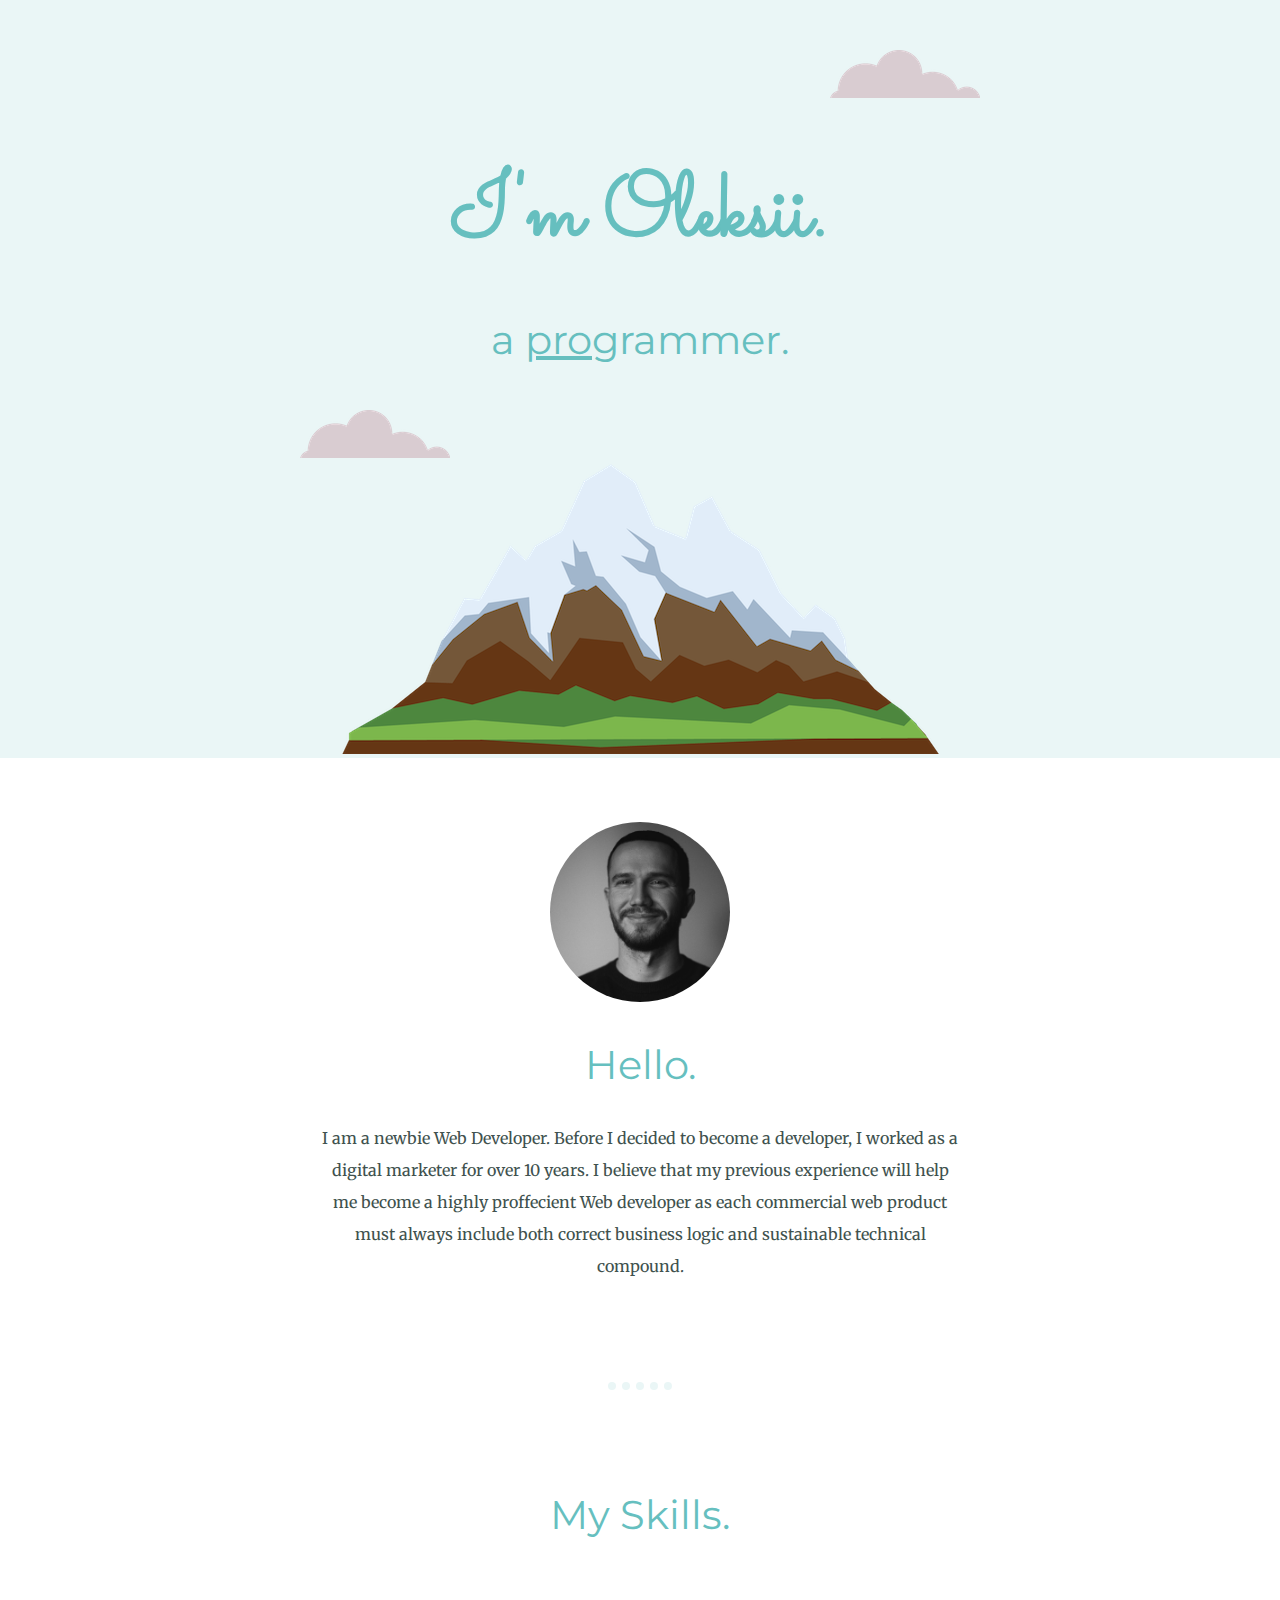
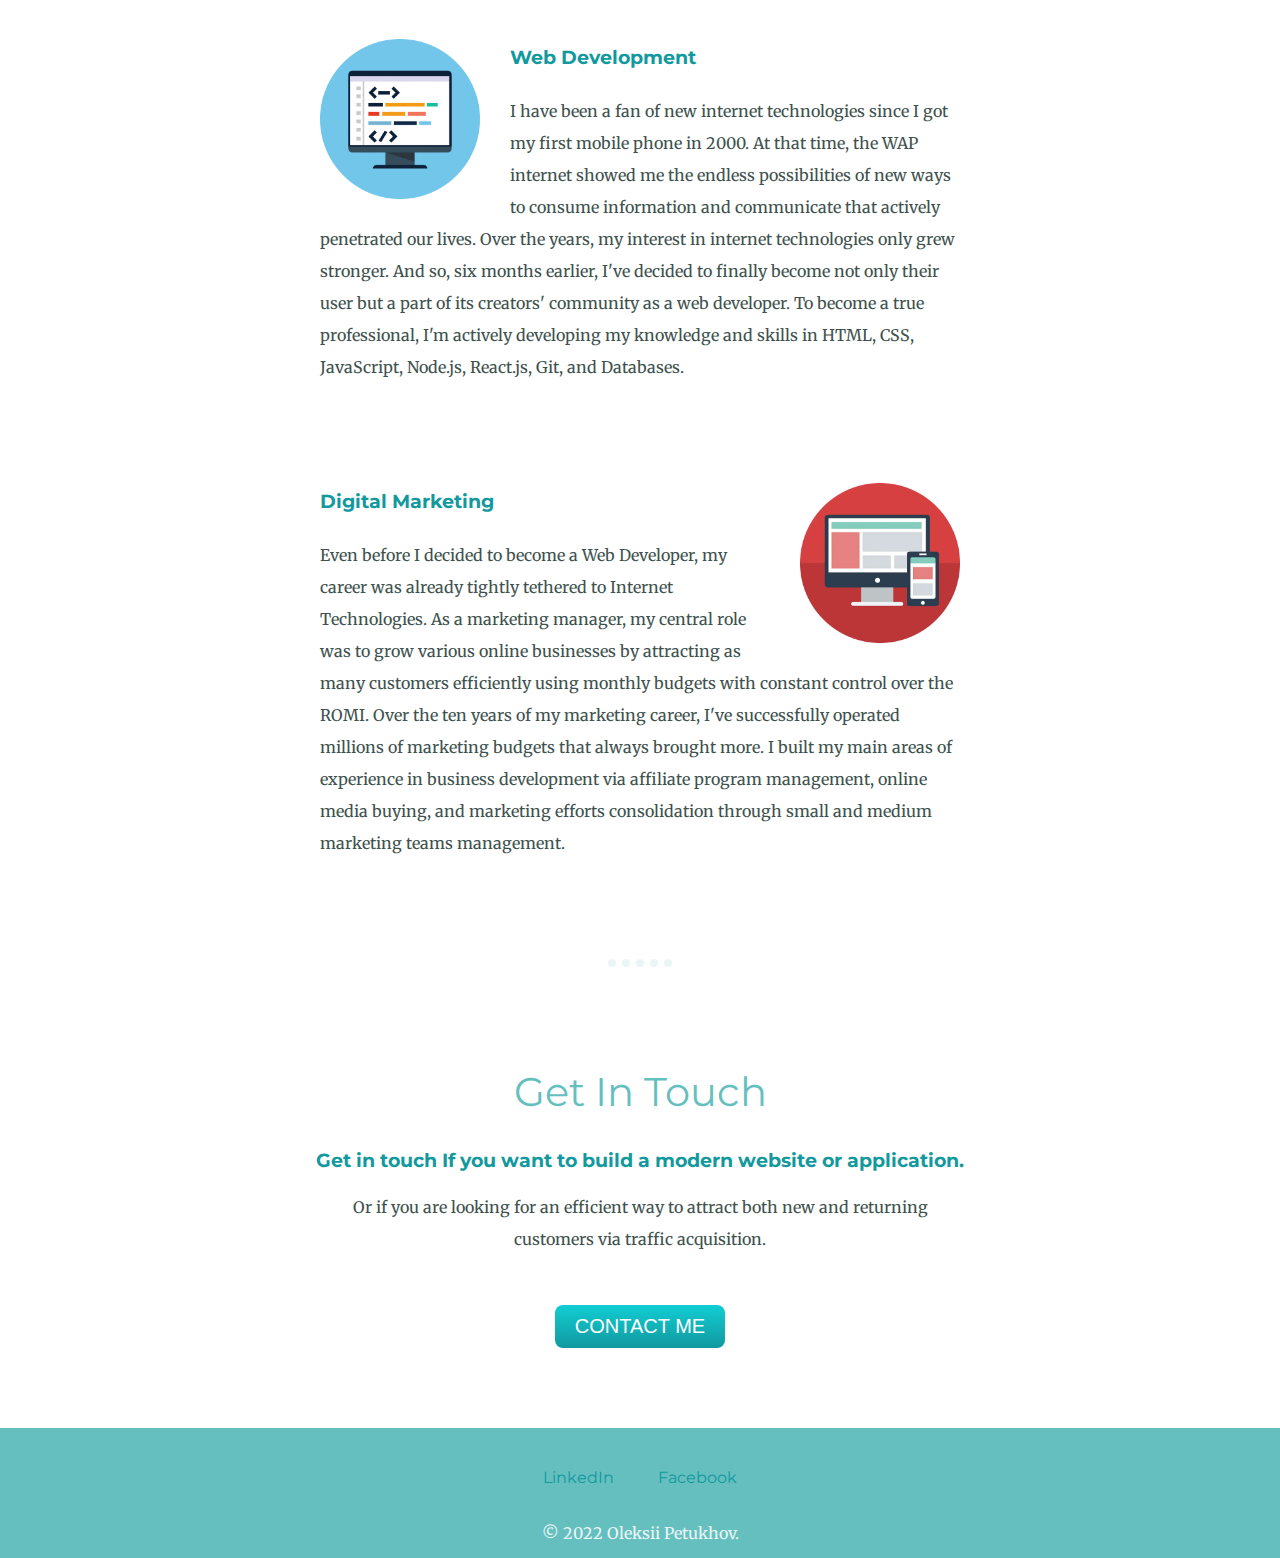
<file: index.html>
<!DOCTYPE html>
<html lang="en">
<head>
    <meta charset="UTF-8">
    <meta http-equiv="X-UA-Compatible" content="IE=edge">
    <meta name="viewport" content="width=device-width, initial-scale=1.0">
    <title>Oleksii Petukhov</title>
    <link rel="stylesheet" type="text/css" href="css/styles.css">
    <link rel="icon" href="favicon.ico">
    <link rel="preconnect" href="https://fonts.googleapis.com"> 
    <link rel="preconnect" href="https://fonts.gstatic.com" crossorigin> 
    <link href="https://fonts.googleapis.com/css2?family=Merriweather&family=Montserrat&family=Sacramento&display=swap" rel="stylesheet">
</head>
<body>
    <div class="topContainer">
        <img id="cloud_1" src="img/cloud.png" alt="cloud-image">
        <h1>I'm Oleksii.</h1>
        <h2>a <span id="pro">pro</span>grammer.</h2>
        <img id="cloud_2" src="img/cloud.png" alt="cloud-image">
        <img id="mountain" src="img/mountain.png" alt="mountain-image">
    </div>
    <div class="middleContainer">
        <div class="profile">
          <img id="avatar" src="img/avatar.png" alt="avatar-emoji">
          <h2>Hello.</h2>
          <p>I am a newbie Web Developer. Before I decided to become a developer, I worked as a digital marketer for over 10 years. I believe that my previous experience will help me become a highly proffecient Web developer as each commercial web product must always include both correct business logic and sustainable technical compound.</p>
        </div>
        <hr>
        <div class="skills">
          <h2>My Skills.</h2>
          <div class="skill-row">
            <img class="development" src="img/web_development.webp" alt="web development icon">
            <h3>Web Development</h3>
            <p>I have been a fan of new internet technologies since I got my first mobile phone in 2000. At that time, the WAP internet showed me the endless possibilities of new ways to consume information and communicate that actively penetrated our lives. Over the years, my interest in internet technologies only grew stronger. And so, six months earlier, I've decided to finally become not only their user but a part of its creators' community as a web developer.
              To become a true professional, I'm actively developing my knowledge and skills in HTML, CSS, JavaScript, Node.js, React.js, Git, and Databases.</p>
          </div>
          <div class="skill-row">
            <img class="marketing" src="img/marketing.webp" alt="digital marketing icon">
            <h3>Digital Marketing</h3>
            <p>Even before I decided to become a Web Developer, my career was already tightly tethered to Internet Technologies. As a marketing manager, my central role was to grow various online businesses by attracting as many customers efficiently using monthly budgets with constant control over the ROMI. Over the ten years of my marketing career, I've successfully operated millions of marketing budgets that always brought more. I built my main areas of experience in business development via affiliate program management, online media buying, and marketing efforts consolidation through small and medium marketing teams management.</p>
          </div>
        </div>
        <hr>
        <div class="contact-me">
          <h2>Get In Touch</h2>
          <h3>Get in touch If you want to build a modern website or application.</h3>
          <p>Or if you are looking for an efficient way to attract both new and returning customers via traffic acquisition.</p>
          <a class="btn" href="mailto:petukhov.lx@gmail.com">CONTACT ME</a>
        </div>
      </div>
      
      
      <div class="bottomContainer">
        <a class="footer-link" href="https://www.linkedin.com/in/a-petukhov/">LinkedIn</a>
        <a class="footer-link" href="https://www.facebook.com/petukhov.lx">Facebook</a>
        <p>© 2022 Oleksii Petukhov.</p>
      </div>
</body>
</html>
</file>
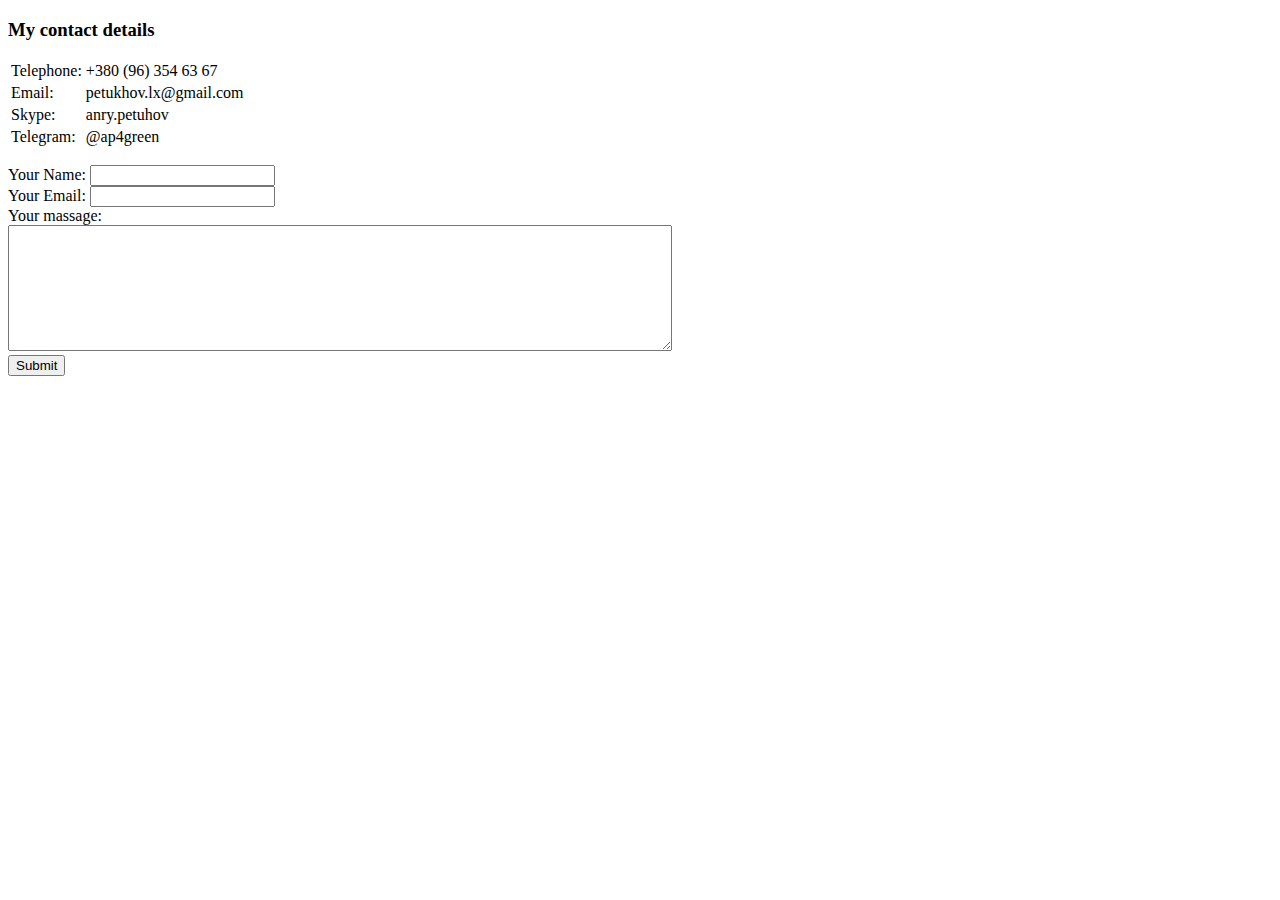
<file: contacts.html>
<!DOCTYPE HTML>
<html>
<head>
<meta charset="utf-8">
<title>Contact Me</title>
</head>

<body>
	<h3>My contact details</h3>
	<p>
		<table>
			<tbody>
				<tr>
					<td>Telephone:</td>
					<td>+380 (96) 354 63 67</td>
				</tr>
				<tr>
					<td>Email:</td>
					<td>petukhov.lx@gmail.com</td>
				</tr>
				<tr>
					<td>Skype:</td>
					<td>anry.petuhov</td>
				</tr>
				<tr>
					<td>Telegram:</td>
					<td>@ap4green</td>
				</tr>
			</tbody>
		</table>
	</p>
	
	<form class="" method="post" action="mailto:petukhov.lx@gmail.com">
		<label for="">Your Name:</label>
		<input type="text" name="userName" value="" /><br />
		<label for="">Your Email:</label>
		<input type="email" name="userEmail" value="" /><br />
		<label for="">Your massage:</label><br />
		<textarea name="userMessage" rows="8" cols="80"></textarea><br />
		<input type="submit" name="" value="Submit" />
	</form>
</body>
</html>
</file>
<file: css/styles.css>
a
{
	color:#11999E;
}

body
{
	margin:auto;
	text-align:center;
	font-family:'Merriweather',serif;
    font-size: 1rem;
}

div.bottomContainer p
{
	color:#EAF6F6;
}

div.contact-me p
{
	margin:auto auto 50px;
	width:50%;
	line-height:2;
}

div.profile p
{
	margin:auto auto 100px;
	width:50%;
	line-height:2;
}

h1
{
	font-size:5.625rem;
	color:#66BFBF;
	margin:50px auto 0;
	font-family:'Sacramento',cursive;
}

h2
{
	font-family:'Montserrat',sans-serif;
	font-size:2.5rem;
	font-weight:400;
	color:#66BFBF;
}

h3
{
	font-family:'Montserrat',sans-serif;
	color:#11999E;
}

hr
{
	margin-bottom:100px;
	color:#EAF6F6;
	width:5%;
	border:8px dotted;
	border-style:none none dotted;
}

p
{
	color:#40514E;
}

.bottomContainer
{
	background-color:#66BFBF;
	height:130px;
}

.btn
{
	display:inline-block;
	margin-bottom:80px;
	background:#11cdd4;
	background-image:-webkit-linear-gradient(top,#11cdd4,#11999e);
	background-image:-moz-linear-gradient(top,#11cdd4,#11999e);
	background-image:-ms-linear-gradient(top,#11cdd4,#11999e);
	background-image:-o-linear-gradient(top,#11cdd4,#11999e);
	background-image:linear-gradient(to bottom,#11cdd4,#11999e);
	border-radius:8px;
	font-family:Arial;
	color:#fff;
	font-size:20px;
	padding:10px 20px;
	text-decoration:none;
}

.btn:hover
{
	background:#30e3cb;
	background-image:-webkit-linear-gradient(top,#30e3cb,#2bc4ad);
	background-image:-moz-linear-gradient(top,#30e3cb,#2bc4ad);
	background-image:-ms-linear-gradient(top,#30e3cb,#2bc4ad);
	background-image:-o-linear-gradient(top,#30e3cb,#2bc4ad);
	background-image:linear-gradient(to bottom,#30e3cb,#2bc4ad);
	text-decoration:none;
}

.development
{
	width:25%;
	height:25%;
	float:left;
	margin-right:30px;
}

.footer-link
{
	display:inline-block;
	margin:40px 20px 20px;
	font-family:'Montserrat',sans-serif;
	text-decoration:none;
}

.marketing
{
	width:25%;
	height:25%;
	float:right;
	margin-left:30px;
}

.skill-row
{
	margin:100px auto;
	width:50%;
	text-align:left;
	line-height:2;
}

.topContainer
{
	background-color:#EAF6F6;
	position:relative;
	padding-top:100px;
}

#avatar
{
	margin-top:5%;
	width:180px;
	height:180px;
	border-radius:180px;
}

#cloud_1
{
	position:absolute;
	top:50px;
	right:300px;
}

#cloud_2
{
	position:absolute;
	left:300px;
	bottom:300px;
}

#pro
{
	text-decoration:underline;
}
</file>
